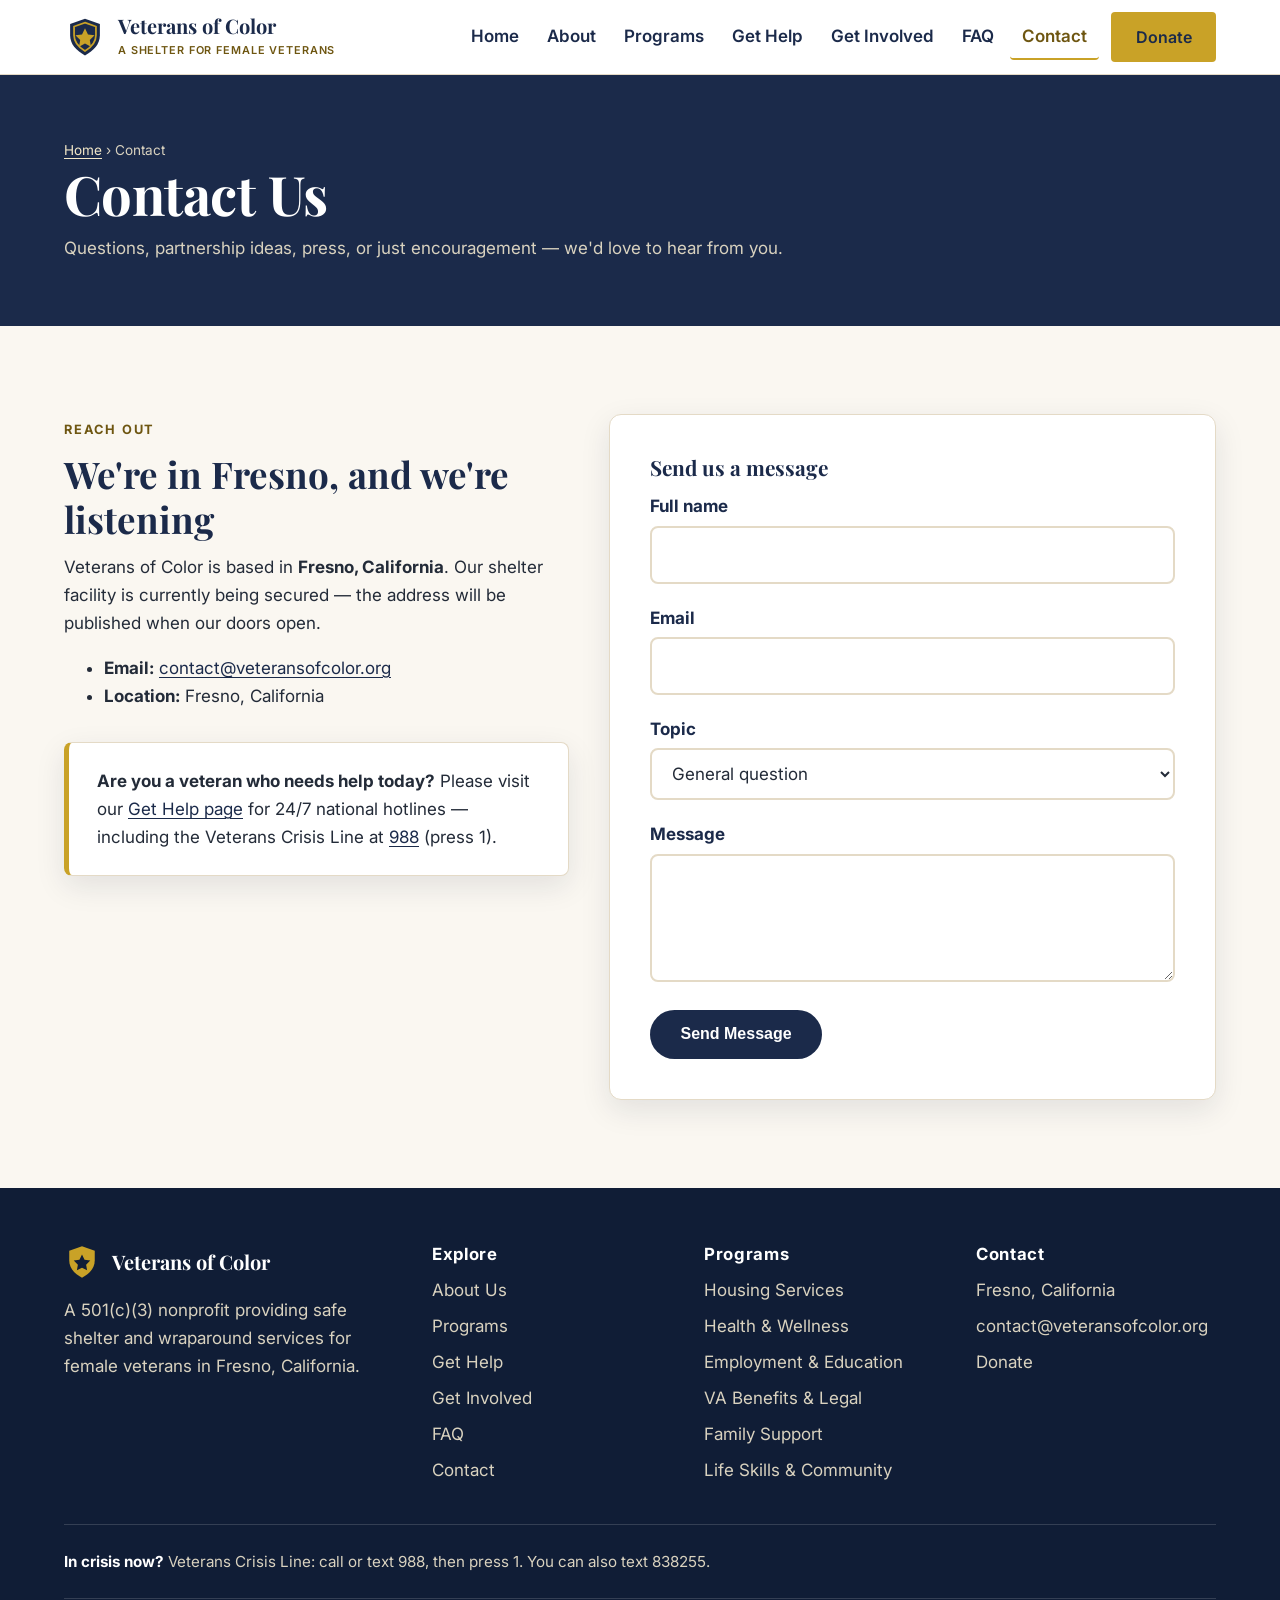
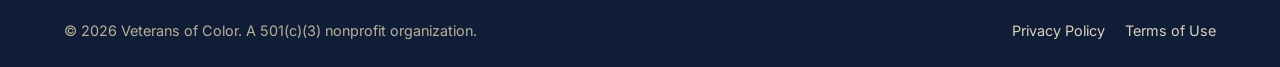
<file: contact.html>
<!DOCTYPE html>
<html lang="en">
<head>
  <meta charset="utf-8">
  <meta name="viewport" content="width=device-width, initial-scale=1">
  <title>Contact Us — Veterans of Color | Fresno, CA</title>
  <meta name="description" content="Contact Veterans of Color in Fresno, California — questions about our shelter, donations, volunteering, partnerships, or resident notifications.">
  <link rel="canonical" href="https://www.veteransofcolor.org/contact.html">
  <meta property="og:type" content="website">
  <meta property="og:site_name" content="Veterans of Color">
  <meta property="og:title" content="Contact Us — Veterans of Color">
  <meta property="og:description" content="Reach out to Veterans of Color in Fresno, California.">
  <meta property="og:url" content="https://www.veteransofcolor.org/contact.html">
  <meta property="og:image" content="https://www.veteransofcolor.org/assets/img/hero.jpg">
  <meta name="twitter:card" content="summary_large_image">
  <meta name="twitter:title" content="Contact Us — Veterans of Color">
  <meta name="twitter:description" content="Reach out to Veterans of Color in Fresno, California.">
  <meta name="twitter:image" content="https://www.veteransofcolor.org/assets/img/hero.jpg">
  <link rel="preconnect" href="https://fonts.googleapis.com">
  <link rel="preconnect" href="https://fonts.gstatic.com" crossorigin>
  <link href="https://fonts.googleapis.com/css2?family=Inter:wght@400;600;700;800&family=Playfair+Display:wght@600;700&display=swap" rel="stylesheet">
  <link rel="stylesheet" href="assets/css/styles.css">
  <link rel="icon" href="data:image/svg+xml,%3Csvg xmlns='http://www.w3.org/2000/svg' viewBox='0 0 48 48'%3E%3Cpath d='M24 3 L41 9 v13 c0 10.5-7.2 17.6-17 23 C14.2 39.6 7 32.5 7 22 V9 Z' fill='%231b2a4a'/%3E%3Cpath d='M24 14 l3.4 7 7.6 1.1 -5.5 5.4 1.3 7.6 -6.8-3.6 -6.8 3.6 1.3-7.6 -5.5-5.4 7.6-1.1 Z' fill='%23c9a227'/%3E%3C/svg%3E">
</head>
<body>
  <a class="skip-link" href="#main">Skip to main content</a>

  <header class="site-header">
    <div class="container header-inner">
      <a class="brand" href="index.html" aria-label="Veterans of Color — home">
        <svg width="42" height="42" viewBox="0 0 48 48" aria-hidden="true" focusable="false">
          <path d="M24 3 L41 9 v13 c0 10.5-7.2 17.6-17 23 C14.2 39.6 7 32.5 7 22 V9 Z" fill="#1b2a4a"/>
          <path d="M24 7.5 L36.5 12 V22 c0 8.2-5.4 13.8-12.5 18 C17 35.8 11.5 30.2 11.5 22 V12 Z" fill="none" stroke="#c9a227" stroke-width="2"/>
          <path d="M24 14 l3.4 7 7.6 1.1 -5.5 5.4 1.3 7.6 -6.8-3.6 -6.8 3.6 1.3-7.6 -5.5-5.4 7.6-1.1 Z" fill="#c9a227"/>
        </svg>
        <span>
          <span class="brand-name">Veterans of Color</span>
          <span class="brand-tag">A Shelter for Female Veterans</span>
        </span>
      </a>
      <button class="nav-toggle" aria-expanded="false" aria-controls="site-nav">
        <span class="visually-hidden">Menu</span>
        <svg class="icon-open" viewBox="0 0 24 24" fill="none" stroke="currentColor" stroke-width="2.4" stroke-linecap="round" aria-hidden="true"><path d="M4 7h16M4 12h16M4 17h16"/></svg>
        <svg class="icon-close" viewBox="0 0 24 24" fill="none" stroke="currentColor" stroke-width="2.4" stroke-linecap="round" aria-hidden="true" hidden><path d="M6 6l12 12M18 6L6 18"/></svg>
      </button>
      <nav class="site-nav" id="site-nav" aria-label="Primary">
        <ul>
          <li><a href="index.html">Home</a></li>
          <li><a href="about.html">About</a></li>
          <li><a href="programs.html">Programs</a></li>
          <li><a href="get-help.html">Get Help</a></li>
          <li><a href="get-involved.html">Get Involved</a></li>
          <li><a href="faq.html">FAQ</a></li>
          <li><a href="contact.html" aria-current="page">Contact</a></li>
          <li><a class="btn btn--gold" href="get-involved.html#donate">Donate</a></li>
        </ul>
      </nav>
    </div>
  </header>

  <main id="main">
    <div class="page-hero">
      <div class="container">
        <p class="breadcrumb"><a href="index.html">Home</a> &rsaquo; Contact</p>
        <h1>Contact Us</h1>
        <p>Questions, partnership ideas, press, or just encouragement — we'd love to hear from you.</p>
      </div>
    </div>

    <section class="section" aria-labelledby="contact-heading">
      <div class="container two-col-form">
        <div>
          <span class="eyebrow">Reach Out</span>
          <h2 id="contact-heading">We're in Fresno, and we're listening</h2>
          <p>Veterans of Color is based in <strong>Fresno, California</strong>. Our shelter facility is currently being secured — the address will be published when our doors open.</p>
          <ul>
            <li><strong>Email:</strong> <a href="mailto:contact@veteransofcolor.org">contact@veteransofcolor.org</a></li>
            <li><strong>Location:</strong> Fresno, California</li>
          </ul>
          <div class="callout">
            <p style="margin-bottom:0;"><strong>Are you a veteran who needs help today?</strong> Please visit our <a href="get-help.html">Get Help page</a> for 24/7 national hotlines — including the Veterans Crisis Line at <a href="tel:988">988</a> (press 1).</p>
          </div>
        </div>
        <div class="form-card">
          <h3>Send us a message</h3>
          <form data-email-form="Contact" novalidate>
            <div class="field">
              <label for="contact-name">Full name</label>
              <input type="text" id="contact-name" name="name" required data-validate autocomplete="name">
              <p class="field-error-msg">Please enter your name.</p>
            </div>
            <div class="field">
              <label for="contact-email">Email</label>
              <input type="email" id="contact-email" name="email" required data-validate autocomplete="email">
              <p class="field-error-msg">Please enter a valid email address.</p>
            </div>
            <div class="field">
              <label for="contact-topic">Topic</label>
              <select id="contact-topic" name="topic">
                <option>General question</option>
                <option>Donations</option>
                <option>Volunteering</option>
                <option>Partnership</option>
                <option>Notify me when the shelter opens</option>
                <option>Press / media</option>
                <option>Other</option>
              </select>
            </div>
            <div class="field">
              <label for="contact-message">Message</label>
              <textarea id="contact-message" name="message" required data-validate></textarea>
              <p class="field-error-msg">Please enter your message.</p>
            </div>
            <input type="text" name="_honey" class="visually-hidden" tabindex="-1" autocomplete="off" aria-hidden="true">
            <button type="submit" class="btn btn--navy">Send Message</button>
            <div class="form-status" tabindex="-1"></div>
          </form>
        </div>
      </div>
    </section>
  </main>

  <footer class="site-footer">
    <div class="container">
      <div class="footer-grid">
        <div>
          <div class="footer-brand">
            <svg width="36" height="36" viewBox="0 0 48 48" aria-hidden="true" focusable="false">
              <path d="M24 3 L41 9 v13 c0 10.5-7.2 17.6-17 23 C14.2 39.6 7 32.5 7 22 V9 Z" fill="#c9a227"/>
              <path d="M24 14 l3.4 7 7.6 1.1 -5.5 5.4 1.3 7.6 -6.8-3.6 -6.8 3.6 1.3-7.6 -5.5-5.4 7.6-1.1 Z" fill="#101d36"/>
            </svg>
            <span class="brand-name">Veterans of Color</span>
          </div>
          <p>A 501(c)(3) nonprofit providing safe shelter and wraparound services for female veterans in Fresno, California.</p>
        </div>
        <div>
          <h2>Explore</h2>
          <ul>
            <li><a href="about.html">About Us</a></li>
            <li><a href="programs.html">Programs</a></li>
            <li><a href="get-help.html">Get Help</a></li>
            <li><a href="get-involved.html">Get Involved</a></li>
            <li><a href="faq.html">FAQ</a></li>
            <li><a href="contact.html">Contact</a></li>
          </ul>
        </div>
        <div>
          <h2>Programs</h2>
          <ul>
            <li><a href="programs.html#housing">Housing Services</a></li>
            <li><a href="programs.html#health">Health &amp; Wellness</a></li>
            <li><a href="programs.html#employment">Employment &amp; Education</a></li>
            <li><a href="programs.html#benefits">VA Benefits &amp; Legal</a></li>
            <li><a href="programs.html#family">Family Support</a></li>
            <li><a href="programs.html#community">Life Skills &amp; Community</a></li>
          </ul>
        </div>
        <div>
          <h2>Contact</h2>
          <ul>
            <li>Fresno, California</li>
            <li><a href="mailto:contact@veteransofcolor.org">contact@veteransofcolor.org</a></li>
            <li><a href="get-involved.html#donate">Donate</a></li>
          </ul>
        </div>
      </div>
      <div class="footer-hotline">
        <strong>In crisis now?</strong> Veterans Crisis Line: call or text <a href="tel:988">988</a>, then press 1. You can also text <a href="sms:838255">838255</a>.
      </div>
      <div class="footer-legal">
        <span>&copy; <span data-year>2026</span> Veterans of Color. A 501(c)(3) nonprofit organization.</span>
        <nav aria-label="Legal">
          <ul>
            <li><a href="privacy.html">Privacy Policy</a></li>
            <li><a href="terms.html">Terms of Use</a></li>
          </ul>
        </nav>
      </div>
    </div>
  </footer>

  <script src="assets/js/main.js" defer></script>
  <script src="assets/js/forms.js" defer></script>
</body>
</html>
</file>
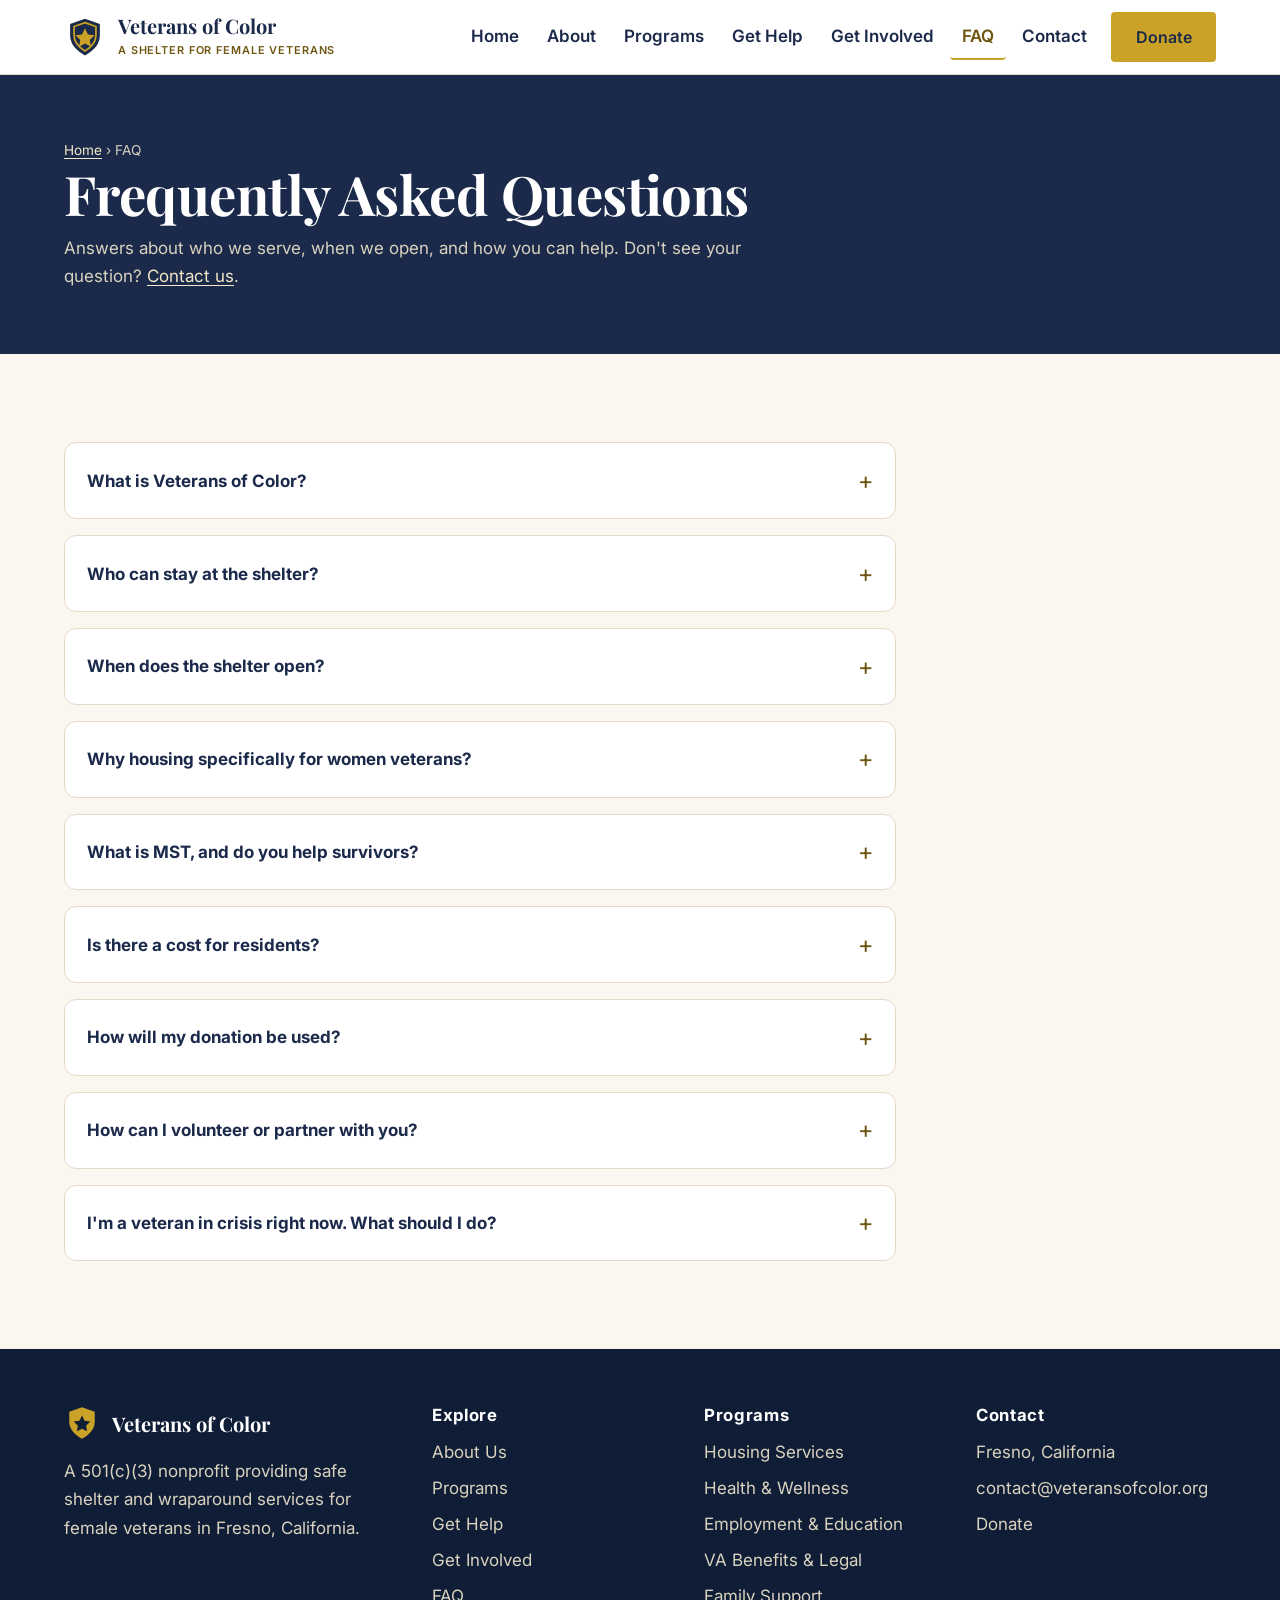
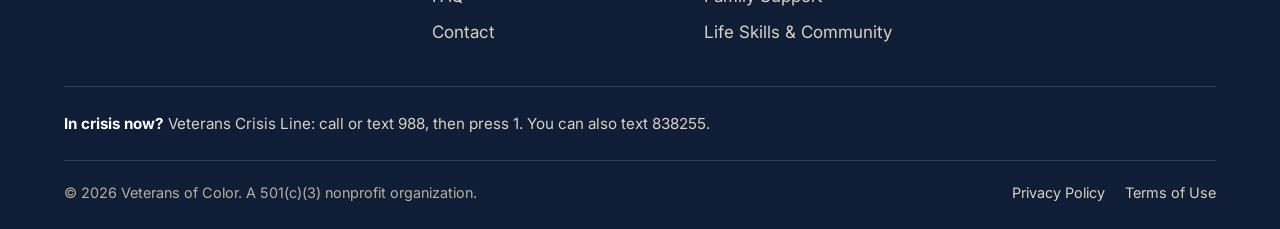
<file: faq.html>
<!DOCTYPE html>
<html lang="en">
<head>
  <meta charset="utf-8">
  <meta name="viewport" content="width=device-width, initial-scale=1">
  <title>Frequently Asked Questions — Veterans of Color</title>
  <meta name="description" content="Answers about Veterans of Color: who we serve, when our Fresno shelter opens, why gender-specific veteran housing matters, MST support, donations, and volunteering.">
  <link rel="canonical" href="https://www.veteransofcolor.org/faq.html">
  <meta property="og:type" content="website">
  <meta property="og:site_name" content="Veterans of Color">
  <meta property="og:title" content="Frequently Asked Questions — Veterans of Color">
  <meta property="og:description" content="Who we serve, when we open, why women-specific veteran housing matters, and how to help.">
  <meta property="og:url" content="https://www.veteransofcolor.org/faq.html">
  <meta property="og:image" content="https://www.veteransofcolor.org/assets/img/hero.jpg">
  <meta name="twitter:card" content="summary_large_image">
  <meta name="twitter:title" content="Frequently Asked Questions — Veterans of Color">
  <meta name="twitter:description" content="Who we serve, when we open, why women-specific veteran housing matters, and how to help.">
  <meta name="twitter:image" content="https://www.veteransofcolor.org/assets/img/hero.jpg">
  <link rel="preconnect" href="https://fonts.googleapis.com">
  <link rel="preconnect" href="https://fonts.gstatic.com" crossorigin>
  <link href="https://fonts.googleapis.com/css2?family=Inter:wght@400;600;700;800&family=Playfair+Display:wght@600;700&display=swap" rel="stylesheet">
  <link rel="stylesheet" href="assets/css/styles.css">
  <link rel="icon" href="data:image/svg+xml,%3Csvg xmlns='http://www.w3.org/2000/svg' viewBox='0 0 48 48'%3E%3Cpath d='M24 3 L41 9 v13 c0 10.5-7.2 17.6-17 23 C14.2 39.6 7 32.5 7 22 V9 Z' fill='%231b2a4a'/%3E%3Cpath d='M24 14 l3.4 7 7.6 1.1 -5.5 5.4 1.3 7.6 -6.8-3.6 -6.8 3.6 1.3-7.6 -5.5-5.4 7.6-1.1 Z' fill='%23c9a227'/%3E%3C/svg%3E">
</head>
<body>
  <a class="skip-link" href="#main">Skip to main content</a>

  <header class="site-header">
    <div class="container header-inner">
      <a class="brand" href="index.html" aria-label="Veterans of Color — home">
        <svg width="42" height="42" viewBox="0 0 48 48" aria-hidden="true" focusable="false">
          <path d="M24 3 L41 9 v13 c0 10.5-7.2 17.6-17 23 C14.2 39.6 7 32.5 7 22 V9 Z" fill="#1b2a4a"/>
          <path d="M24 7.5 L36.5 12 V22 c0 8.2-5.4 13.8-12.5 18 C17 35.8 11.5 30.2 11.5 22 V12 Z" fill="none" stroke="#c9a227" stroke-width="2"/>
          <path d="M24 14 l3.4 7 7.6 1.1 -5.5 5.4 1.3 7.6 -6.8-3.6 -6.8 3.6 1.3-7.6 -5.5-5.4 7.6-1.1 Z" fill="#c9a227"/>
        </svg>
        <span>
          <span class="brand-name">Veterans of Color</span>
          <span class="brand-tag">A Shelter for Female Veterans</span>
        </span>
      </a>
      <button class="nav-toggle" aria-expanded="false" aria-controls="site-nav">
        <span class="visually-hidden">Menu</span>
        <svg class="icon-open" viewBox="0 0 24 24" fill="none" stroke="currentColor" stroke-width="2.4" stroke-linecap="round" aria-hidden="true"><path d="M4 7h16M4 12h16M4 17h16"/></svg>
        <svg class="icon-close" viewBox="0 0 24 24" fill="none" stroke="currentColor" stroke-width="2.4" stroke-linecap="round" aria-hidden="true" hidden><path d="M6 6l12 12M18 6L6 18"/></svg>
      </button>
      <nav class="site-nav" id="site-nav" aria-label="Primary">
        <ul>
          <li><a href="index.html">Home</a></li>
          <li><a href="about.html">About</a></li>
          <li><a href="programs.html">Programs</a></li>
          <li><a href="get-help.html">Get Help</a></li>
          <li><a href="get-involved.html">Get Involved</a></li>
          <li><a href="faq.html" aria-current="page">FAQ</a></li>
          <li><a href="contact.html">Contact</a></li>
          <li><a class="btn btn--gold" href="get-involved.html#donate">Donate</a></li>
        </ul>
      </nav>
    </div>
  </header>

  <main id="main">
    <div class="page-hero">
      <div class="container">
        <p class="breadcrumb"><a href="index.html">Home</a> &rsaquo; FAQ</p>
        <h1>Frequently Asked Questions</h1>
        <p>Answers about who we serve, when we open, and how you can help. Don't see your question? <a href="contact.html" style="color:var(--gold-soft);">Contact us</a>.</p>
      </div>
    </div>

    <section class="section" aria-labelledby="faq-heading">
      <div class="container">
        <h2 id="faq-heading" class="visually-hidden">Questions and answers</h2>
        <div class="faq-list">

          <details>
            <summary>What is Veterans of Color?</summary>
            <div class="faq-body">
              <p>Veterans of Color is a 501(c)(3) nonprofit organization building a comprehensive shelter and transitional housing program for female veterans experiencing homelessness or housing instability in Fresno, California. We combine safe housing with wraparound services — health and trauma-informed care, employment and education support, VA benefits help, family support, and peer community — so women veterans can transition to stable, independent living.</p>
            </div>
          </details>

          <details>
            <summary>Who can stay at the shelter?</summary>
            <div class="faq-body">
              <p>Our program is designed for female veterans ages 25–55 who are experiencing homelessness, with priority for women in immediate housing crisis or at risk of losing housing. We serve Fresno and California's Central Valley, with an emphasis on women of color. All services are free to residents.</p>
            </div>
          </details>

          <details>
            <summary>When does the shelter open?</summary>
            <div class="faq-body">
              <p>We are live as an organization and currently in our building stages — actively securing our 30-bed Fresno facility, assembling our team, and formalizing partnerships with the VA and community providers. Our grand opening will be announced here and to our supporters. <a href="contact.html">Join our contact list</a> to be notified, or <a href="get-involved.html#donate">make a founding pledge</a> to help us open sooner.</p>
            </div>
          </details>

          <details>
            <summary>Why housing specifically for women veterans?</summary>
            <div class="faq-body">
              <p>Women are the fastest-growing segment of the veteran homeless population, and female veterans become homeless at two to four times the rate of civilian women. Yet gender-specific veteran housing remains critically scarce. Women veterans face distinct challenges — including high rates of military sexual trauma, single parenthood, and the need for safe, women-centered environments — that mixed-gender programs often aren't designed to address. A home built for women veterans, by people who understand their experience, produces better outcomes.</p>
            </div>
          </details>

          <details>
            <summary>What is MST, and do you help survivors?</summary>
            <div class="faq-body">
              <p>MST — military sexual trauma — is the term the VA and Department of Defense use for sexual assault or harassment experienced during military service. Research cited in our planning shows more than half of homeless female veterans have experienced MST. Yes: trauma-informed PTSD and MST care is a core part of our Health &amp; Wellness program, delivered by trained, culturally competent counselors in a safe, women-only environment.</p>
            </div>
          </details>

          <details>
            <summary>Is there a cost for residents?</summary>
            <div class="faq-body">
              <p>No. Every service at Veterans of Color — housing, counseling, job training, benefits help, childcare, and community programs — is completely free to the women we serve. As a nonprofit, we are funded by government and foundation grants, corporate sponsors, and individual donors.</p>
            </div>
          </details>

          <details>
            <summary>How will my donation be used?</summary>
            <div class="faq-body">
              <p>Right now, founding donations go directly toward securing and preparing our Fresno facility and launching services — the beds, the counseling rooms, the staff who will welcome our first residents. Our Year-One operating plan directs the majority of funding to personnel and programs. As a 501(c)(3) nonprofit, your gift is tax-deductible to the extent allowed by law, and we are committed to transparent reporting on outcomes.</p>
            </div>
          </details>

          <details>
            <summary>How can I volunteer or partner with you?</summary>
            <div class="faq-body">
              <p>We'd love to have you. Volunteers help with facility preparation, mentorship, professional services (legal, medical, trades, tech, marketing), childcare, and events — <a href="get-involved.html#volunteer">tell us your interests here</a>. Employers, landlords, healthcare providers, and service organizations can join our partner network — <a href="get-involved.html#partner">learn more about partnering</a> or <a href="contact.html">contact us</a> to start the conversation.</p>
            </div>
          </details>

          <details>
            <summary>I'm a veteran in crisis right now. What should I do?</summary>
            <div class="faq-body">
              <p>Please don't wait for our doors to open — help is available right now, 24/7, free and confidential: call or text the <strong>Veterans Crisis Line at <a href="tel:988">988</a></strong>, then press 1 (or text <a href="sms:838255">838255</a>). For housing help specifically, call the National Call Center for Homeless Veterans at <a href="tel:18774243838">1-877-4AID-VET</a>. See our <a href="get-help.html">Get Help page</a> for more resources.</p>
            </div>
          </details>

        </div>
      </div>
    </section>
  </main>

  <footer class="site-footer">
    <div class="container">
      <div class="footer-grid">
        <div>
          <div class="footer-brand">
            <svg width="36" height="36" viewBox="0 0 48 48" aria-hidden="true" focusable="false">
              <path d="M24 3 L41 9 v13 c0 10.5-7.2 17.6-17 23 C14.2 39.6 7 32.5 7 22 V9 Z" fill="#c9a227"/>
              <path d="M24 14 l3.4 7 7.6 1.1 -5.5 5.4 1.3 7.6 -6.8-3.6 -6.8 3.6 1.3-7.6 -5.5-5.4 7.6-1.1 Z" fill="#101d36"/>
            </svg>
            <span class="brand-name">Veterans of Color</span>
          </div>
          <p>A 501(c)(3) nonprofit providing safe shelter and wraparound services for female veterans in Fresno, California.</p>
        </div>
        <div>
          <h2>Explore</h2>
          <ul>
            <li><a href="about.html">About Us</a></li>
            <li><a href="programs.html">Programs</a></li>
            <li><a href="get-help.html">Get Help</a></li>
            <li><a href="get-involved.html">Get Involved</a></li>
            <li><a href="faq.html">FAQ</a></li>
            <li><a href="contact.html">Contact</a></li>
          </ul>
        </div>
        <div>
          <h2>Programs</h2>
          <ul>
            <li><a href="programs.html#housing">Housing Services</a></li>
            <li><a href="programs.html#health">Health &amp; Wellness</a></li>
            <li><a href="programs.html#employment">Employment &amp; Education</a></li>
            <li><a href="programs.html#benefits">VA Benefits &amp; Legal</a></li>
            <li><a href="programs.html#family">Family Support</a></li>
            <li><a href="programs.html#community">Life Skills &amp; Community</a></li>
          </ul>
        </div>
        <div>
          <h2>Contact</h2>
          <ul>
            <li>Fresno, California</li>
            <li><a href="mailto:contact@veteransofcolor.org">contact@veteransofcolor.org</a></li>
            <li><a href="get-involved.html#donate">Donate</a></li>
          </ul>
        </div>
      </div>
      <div class="footer-hotline">
        <strong>In crisis now?</strong> Veterans Crisis Line: call or text <a href="tel:988">988</a>, then press 1. You can also text <a href="sms:838255">838255</a>.
      </div>
      <div class="footer-legal">
        <span>&copy; <span data-year>2026</span> Veterans of Color. A 501(c)(3) nonprofit organization.</span>
        <nav aria-label="Legal">
          <ul>
            <li><a href="privacy.html">Privacy Policy</a></li>
            <li><a href="terms.html">Terms of Use</a></li>
          </ul>
        </nav>
      </div>
    </div>
  </footer>

  <script src="assets/js/main.js" defer></script>
</body>
</html>
</file>
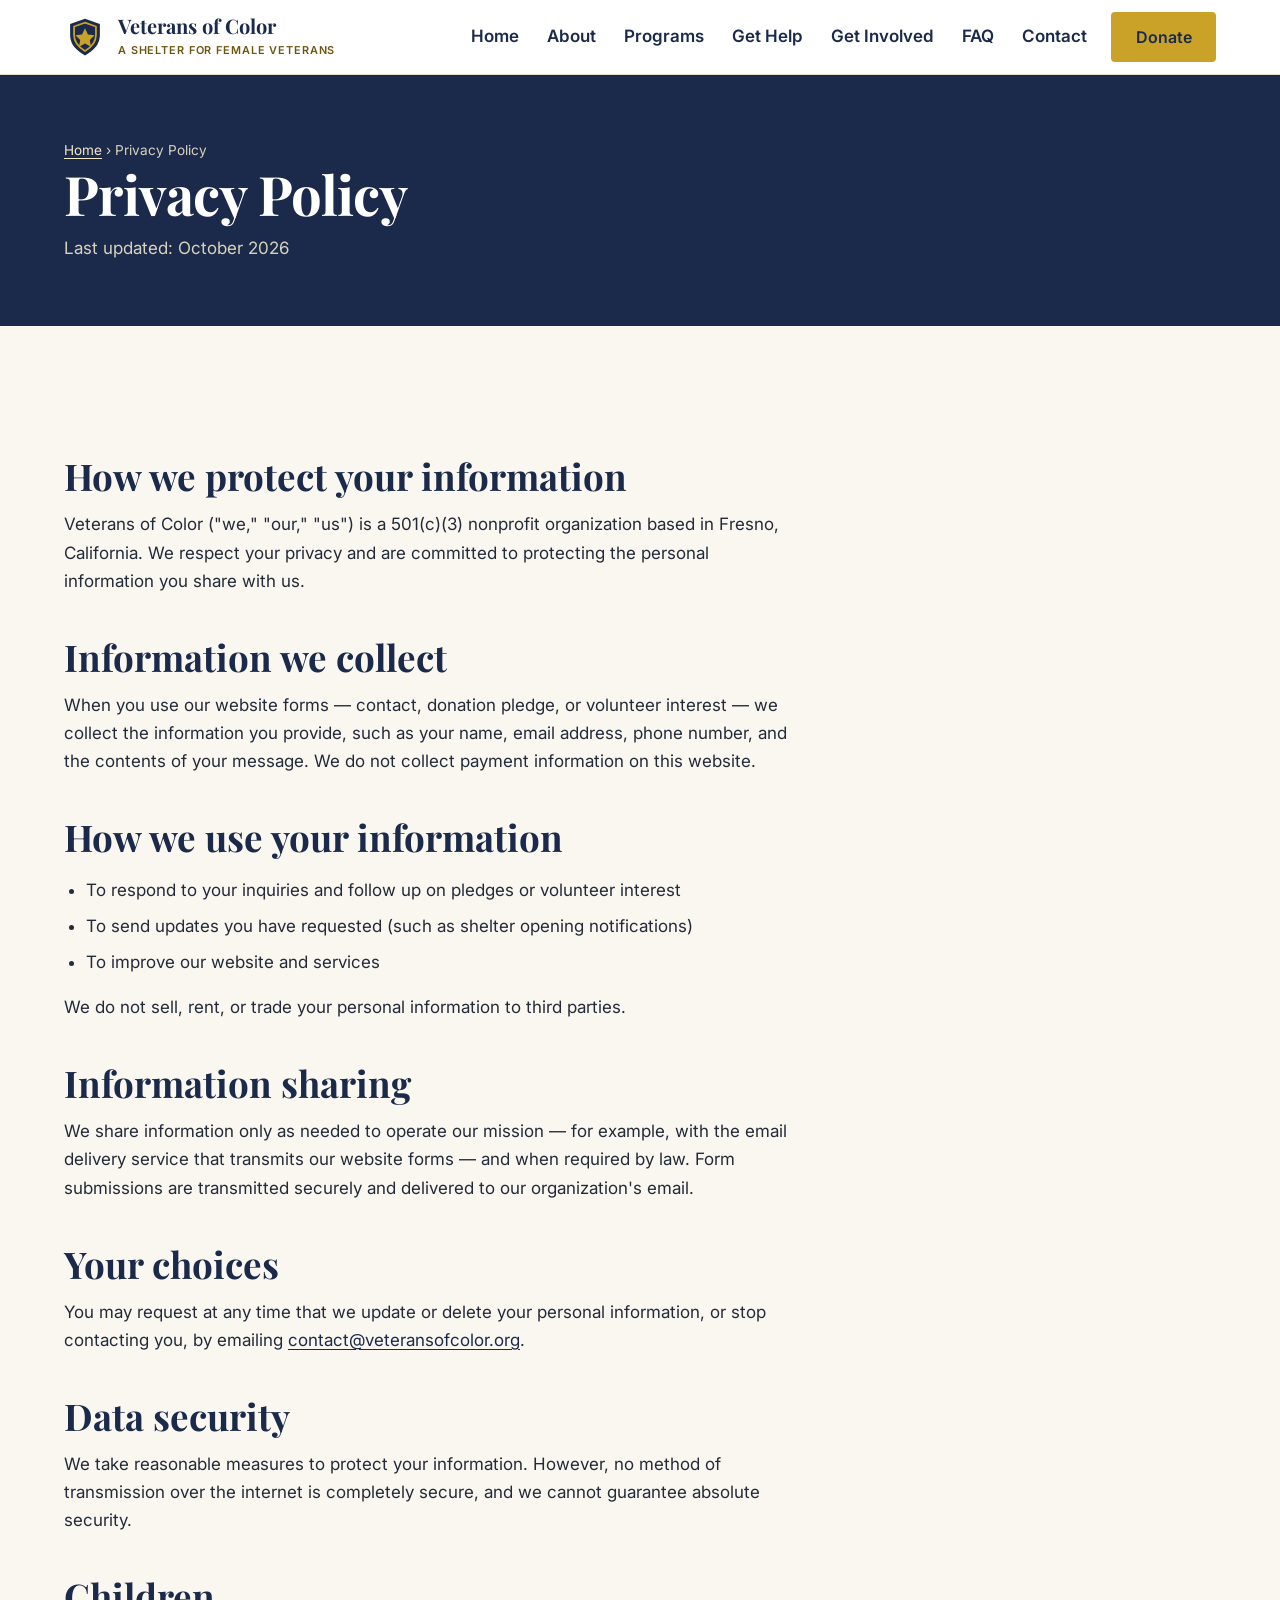
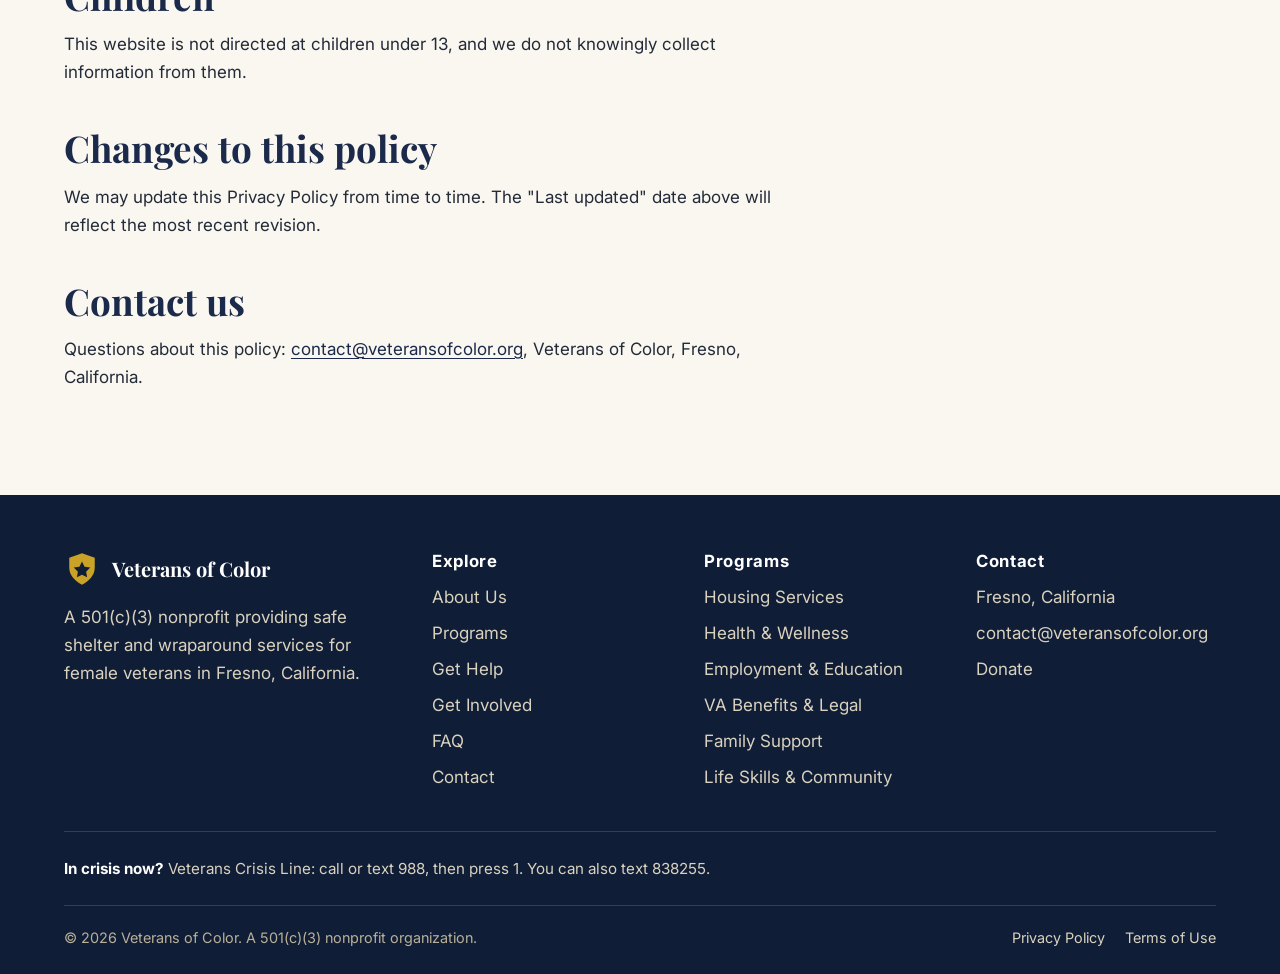
<file: privacy.html>
<!DOCTYPE html>
<html lang="en">
<head>
  <meta charset="utf-8">
  <meta name="viewport" content="width=device-width, initial-scale=1">
  <title>Privacy Policy — Veterans of Color</title>
  <meta name="description" content="Privacy Policy for Veterans of Color: how we collect, use, and protect your personal information.">
  <link rel="canonical" href="https://www.veteransofcolor.org/privacy.html">
  <meta name="robots" content="noindex, follow">
  <link rel="preconnect" href="https://fonts.googleapis.com">
  <link rel="preconnect" href="https://fonts.gstatic.com" crossorigin>
  <link href="https://fonts.googleapis.com/css2?family=Inter:wght@400;600;700;800&family=Playfair+Display:wght@600;700&display=swap" rel="stylesheet">
  <link rel="stylesheet" href="assets/css/styles.css">
  <link rel="icon" href="data:image/svg+xml,%3Csvg xmlns='http://www.w3.org/2000/svg' viewBox='0 0 48 48'%3E%3Cpath d='M24 3 L41 9 v13 c0 10.5-7.2 17.6-17 23 C14.2 39.6 7 32.5 7 22 V9 Z' fill='%231b2a4a'/%3E%3Cpath d='M24 14 l3.4 7 7.6 1.1 -5.5 5.4 1.3 7.6 -6.8-3.6 -6.8 3.6 1.3-7.6 -5.5-5.4 7.6-1.1 Z' fill='%23c9a227'/%3E%3C/svg%3E">
</head>
<body>
  <a class="skip-link" href="#main">Skip to main content</a>

  <header class="site-header">
    <div class="container header-inner">
      <a class="brand" href="index.html" aria-label="Veterans of Color — home">
        <svg width="42" height="42" viewBox="0 0 48 48" aria-hidden="true" focusable="false">
          <path d="M24 3 L41 9 v13 c0 10.5-7.2 17.6-17 23 C14.2 39.6 7 32.5 7 22 V9 Z" fill="#1b2a4a"/>
          <path d="M24 7.5 L36.5 12 V22 c0 8.2-5.4 13.8-12.5 18 C17 35.8 11.5 30.2 11.5 22 V12 Z" fill="none" stroke="#c9a227" stroke-width="2"/>
          <path d="M24 14 l3.4 7 7.6 1.1 -5.5 5.4 1.3 7.6 -6.8-3.6 -6.8 3.6 1.3-7.6 -5.5-5.4 7.6-1.1 Z" fill="#c9a227"/>
        </svg>
        <span>
          <span class="brand-name">Veterans of Color</span>
          <span class="brand-tag">A Shelter for Female Veterans</span>
        </span>
      </a>
      <button class="nav-toggle" aria-expanded="false" aria-controls="site-nav">
        <span class="visually-hidden">Menu</span>
        <svg class="icon-open" viewBox="0 0 24 24" fill="none" stroke="currentColor" stroke-width="2.4" stroke-linecap="round" aria-hidden="true"><path d="M4 7h16M4 12h16M4 17h16"/></svg>
        <svg class="icon-close" viewBox="0 0 24 24" fill="none" stroke="currentColor" stroke-width="2.4" stroke-linecap="round" aria-hidden="true" hidden><path d="M6 6l12 12M18 6L6 18"/></svg>
      </button>
      <nav class="site-nav" id="site-nav" aria-label="Primary">
        <ul>
          <li><a href="index.html">Home</a></li>
          <li><a href="about.html">About</a></li>
          <li><a href="programs.html">Programs</a></li>
          <li><a href="get-help.html">Get Help</a></li>
          <li><a href="get-involved.html">Get Involved</a></li>
          <li><a href="faq.html">FAQ</a></li>
          <li><a href="contact.html">Contact</a></li>
          <li><a class="btn btn--gold" href="get-involved.html#donate">Donate</a></li>
        </ul>
      </nav>
    </div>
  </header>

  <main id="main">
    <div class="page-hero">
      <div class="container">
        <p class="breadcrumb"><a href="index.html">Home</a> &rsaquo; Privacy Policy</p>
        <h1>Privacy Policy</h1>
        <p>Last updated: October 2026</p>
      </div>
    </div>

    <section class="section" aria-labelledby="privacy-heading">
      <div class="container">
        <div class="prose">
          <h2 id="privacy-heading">How we protect your information</h2>
          <p>Veterans of Color ("we," "our," "us") is a 501(c)(3) nonprofit organization based in Fresno, California. We respect your privacy and are committed to protecting the personal information you share with us.</p>

          <h2>Information we collect</h2>
          <p>When you use our website forms — contact, donation pledge, or volunteer interest — we collect the information you provide, such as your name, email address, phone number, and the contents of your message. We do not collect payment information on this website.</p>

          <h2>How we use your information</h2>
          <ul>
            <li>To respond to your inquiries and follow up on pledges or volunteer interest</li>
            <li>To send updates you have requested (such as shelter opening notifications)</li>
            <li>To improve our website and services</li>
          </ul>
          <p>We do not sell, rent, or trade your personal information to third parties.</p>

          <h2>Information sharing</h2>
          <p>We share information only as needed to operate our mission — for example, with the email delivery service that transmits our website forms — and when required by law. Form submissions are transmitted securely and delivered to our organization's email.</p>

          <h2>Your choices</h2>
          <p>You may request at any time that we update or delete your personal information, or stop contacting you, by emailing <a href="mailto:contact@veteransofcolor.org">contact@veteransofcolor.org</a>.</p>

          <h2>Data security</h2>
          <p>We take reasonable measures to protect your information. However, no method of transmission over the internet is completely secure, and we cannot guarantee absolute security.</p>

          <h2>Children</h2>
          <p>This website is not directed at children under 13, and we do not knowingly collect information from them.</p>

          <h2>Changes to this policy</h2>
          <p>We may update this Privacy Policy from time to time. The "Last updated" date above will reflect the most recent revision.</p>

          <h2>Contact us</h2>
          <p>Questions about this policy: <a href="mailto:contact@veteransofcolor.org">contact@veteransofcolor.org</a>, Veterans of Color, Fresno, California.</p>
        </div>
      </div>
    </section>
  </main>

  <footer class="site-footer">
    <div class="container">
      <div class="footer-grid">
        <div>
          <div class="footer-brand">
            <svg width="36" height="36" viewBox="0 0 48 48" aria-hidden="true" focusable="false">
              <path d="M24 3 L41 9 v13 c0 10.5-7.2 17.6-17 23 C14.2 39.6 7 32.5 7 22 V9 Z" fill="#c9a227"/>
              <path d="M24 14 l3.4 7 7.6 1.1 -5.5 5.4 1.3 7.6 -6.8-3.6 -6.8 3.6 1.3-7.6 -5.5-5.4 7.6-1.1 Z" fill="#101d36"/>
            </svg>
            <span class="brand-name">Veterans of Color</span>
          </div>
          <p>A 501(c)(3) nonprofit providing safe shelter and wraparound services for female veterans in Fresno, California.</p>
        </div>
        <div>
          <h2>Explore</h2>
          <ul>
            <li><a href="about.html">About Us</a></li>
            <li><a href="programs.html">Programs</a></li>
            <li><a href="get-help.html">Get Help</a></li>
            <li><a href="get-involved.html">Get Involved</a></li>
            <li><a href="faq.html">FAQ</a></li>
            <li><a href="contact.html">Contact</a></li>
          </ul>
        </div>
        <div>
          <h2>Programs</h2>
          <ul>
            <li><a href="programs.html#housing">Housing Services</a></li>
            <li><a href="programs.html#health">Health &amp; Wellness</a></li>
            <li><a href="programs.html#employment">Employment &amp; Education</a></li>
            <li><a href="programs.html#benefits">VA Benefits &amp; Legal</a></li>
            <li><a href="programs.html#family">Family Support</a></li>
            <li><a href="programs.html#community">Life Skills &amp; Community</a></li>
          </ul>
        </div>
        <div>
          <h2>Contact</h2>
          <ul>
            <li>Fresno, California</li>
            <li><a href="mailto:contact@veteransofcolor.org">contact@veteransofcolor.org</a></li>
            <li><a href="get-involved.html#donate">Donate</a></li>
          </ul>
        </div>
      </div>
      <div class="footer-hotline">
        <strong>In crisis now?</strong> Veterans Crisis Line: call or text <a href="tel:988">988</a>, then press 1. You can also text <a href="sms:838255">838255</a>.
      </div>
      <div class="footer-legal">
        <span>&copy; <span data-year>2026</span> Veterans of Color. A 501(c)(3) nonprofit organization.</span>
        <nav aria-label="Legal">
          <ul>
            <li><a href="privacy.html">Privacy Policy</a></li>
            <li><a href="terms.html">Terms of Use</a></li>
          </ul>
        </nav>
      </div>
    </div>
  </footer>

  <script src="assets/js/main.js" defer></script>
</body>
</html>
</file>
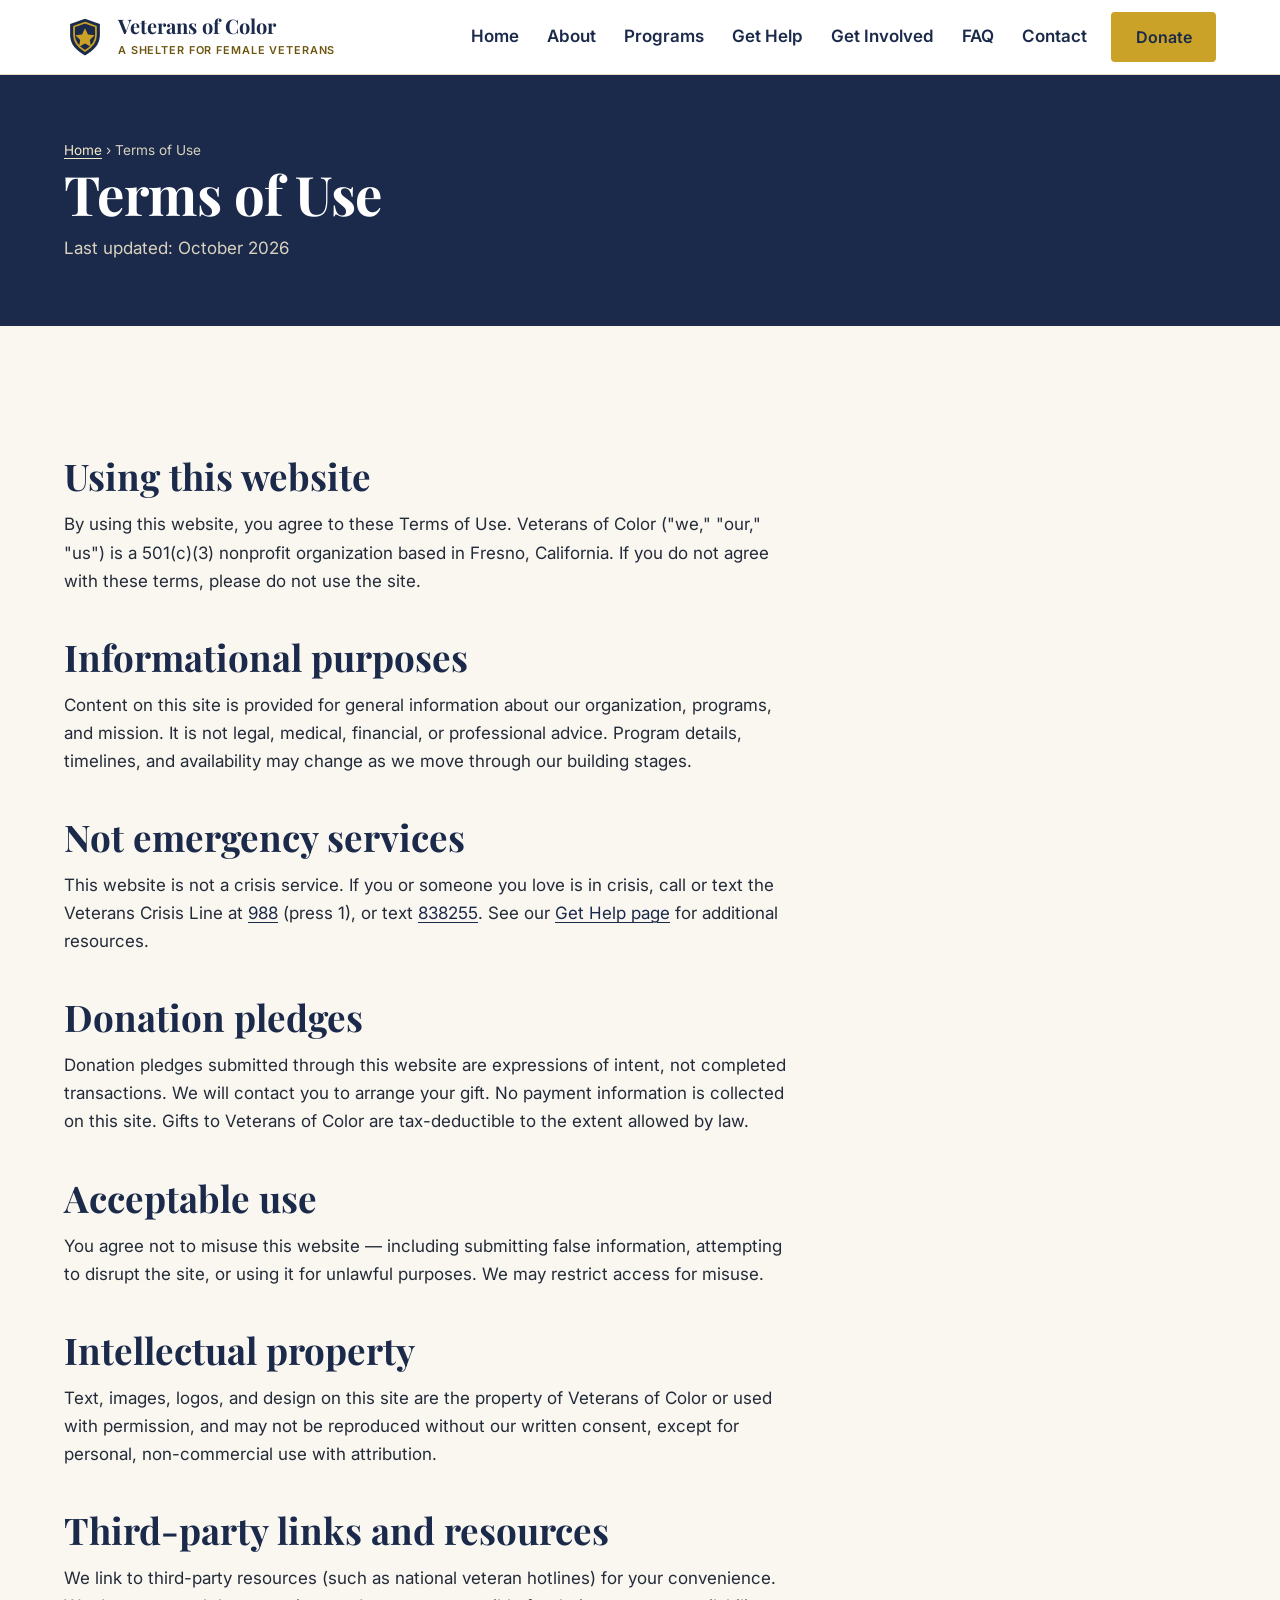
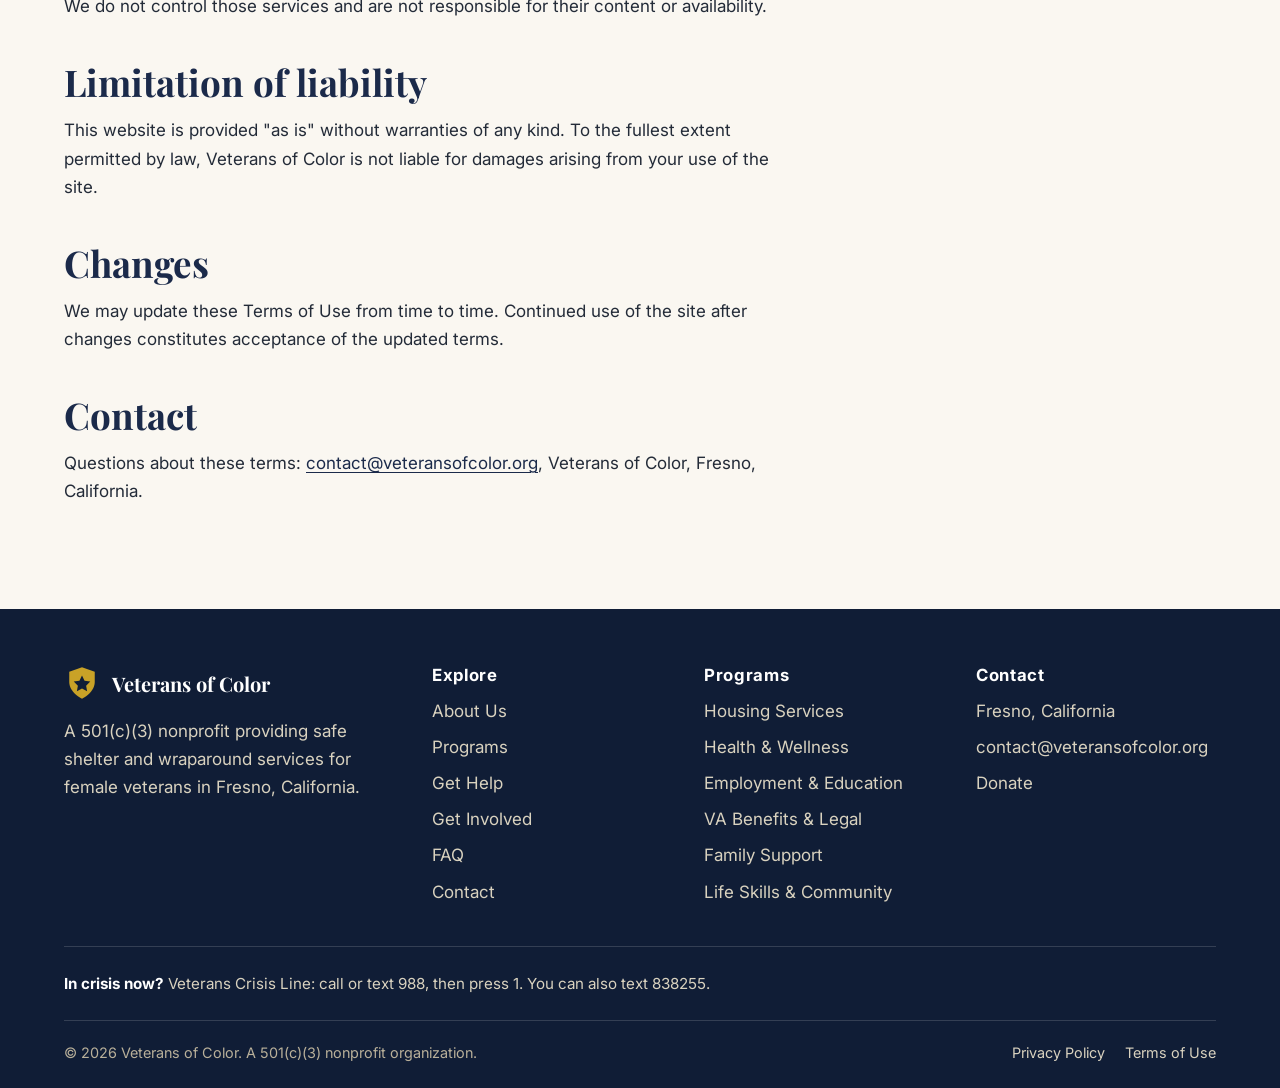
<file: terms.html>
<!DOCTYPE html>
<html lang="en">
<head>
  <meta charset="utf-8">
  <meta name="viewport" content="width=device-width, initial-scale=1">
  <title>Terms of Use — Veterans of Color</title>
  <meta name="description" content="Terms of Use for the Veterans of Color website.">
  <link rel="canonical" href="https://www.veteransofcolor.org/terms.html">
  <meta name="robots" content="noindex, follow">
  <link rel="preconnect" href="https://fonts.googleapis.com">
  <link rel="preconnect" href="https://fonts.gstatic.com" crossorigin>
  <link href="https://fonts.googleapis.com/css2?family=Inter:wght@400;600;700;800&family=Playfair+Display:wght@600;700&display=swap" rel="stylesheet">
  <link rel="stylesheet" href="assets/css/styles.css">
  <link rel="icon" href="data:image/svg+xml,%3Csvg xmlns='http://www.w3.org/2000/svg' viewBox='0 0 48 48'%3E%3Cpath d='M24 3 L41 9 v13 c0 10.5-7.2 17.6-17 23 C14.2 39.6 7 32.5 7 22 V9 Z' fill='%231b2a4a'/%3E%3Cpath d='M24 14 l3.4 7 7.6 1.1 -5.5 5.4 1.3 7.6 -6.8-3.6 -6.8 3.6 1.3-7.6 -5.5-5.4 7.6-1.1 Z' fill='%23c9a227'/%3E%3C/svg%3E">
</head>
<body>
  <a class="skip-link" href="#main">Skip to main content</a>

  <header class="site-header">
    <div class="container header-inner">
      <a class="brand" href="index.html" aria-label="Veterans of Color — home">
        <svg width="42" height="42" viewBox="0 0 48 48" aria-hidden="true" focusable="false">
          <path d="M24 3 L41 9 v13 c0 10.5-7.2 17.6-17 23 C14.2 39.6 7 32.5 7 22 V9 Z" fill="#1b2a4a"/>
          <path d="M24 7.5 L36.5 12 V22 c0 8.2-5.4 13.8-12.5 18 C17 35.8 11.5 30.2 11.5 22 V12 Z" fill="none" stroke="#c9a227" stroke-width="2"/>
          <path d="M24 14 l3.4 7 7.6 1.1 -5.5 5.4 1.3 7.6 -6.8-3.6 -6.8 3.6 1.3-7.6 -5.5-5.4 7.6-1.1 Z" fill="#c9a227"/>
        </svg>
        <span>
          <span class="brand-name">Veterans of Color</span>
          <span class="brand-tag">A Shelter for Female Veterans</span>
        </span>
      </a>
      <button class="nav-toggle" aria-expanded="false" aria-controls="site-nav">
        <span class="visually-hidden">Menu</span>
        <svg class="icon-open" viewBox="0 0 24 24" fill="none" stroke="currentColor" stroke-width="2.4" stroke-linecap="round" aria-hidden="true"><path d="M4 7h16M4 12h16M4 17h16"/></svg>
        <svg class="icon-close" viewBox="0 0 24 24" fill="none" stroke="currentColor" stroke-width="2.4" stroke-linecap="round" aria-hidden="true" hidden><path d="M6 6l12 12M18 6L6 18"/></svg>
      </button>
      <nav class="site-nav" id="site-nav" aria-label="Primary">
        <ul>
          <li><a href="index.html">Home</a></li>
          <li><a href="about.html">About</a></li>
          <li><a href="programs.html">Programs</a></li>
          <li><a href="get-help.html">Get Help</a></li>
          <li><a href="get-involved.html">Get Involved</a></li>
          <li><a href="faq.html">FAQ</a></li>
          <li><a href="contact.html">Contact</a></li>
          <li><a class="btn btn--gold" href="get-involved.html#donate">Donate</a></li>
        </ul>
      </nav>
    </div>
  </header>

  <main id="main">
    <div class="page-hero">
      <div class="container">
        <p class="breadcrumb"><a href="index.html">Home</a> &rsaquo; Terms of Use</p>
        <h1>Terms of Use</h1>
        <p>Last updated: October 2026</p>
      </div>
    </div>

    <section class="section" aria-labelledby="terms-heading">
      <div class="container">
        <div class="prose">
          <h2 id="terms-heading">Using this website</h2>
          <p>By using this website, you agree to these Terms of Use. Veterans of Color ("we," "our," "us") is a 501(c)(3) nonprofit organization based in Fresno, California. If you do not agree with these terms, please do not use the site.</p>

          <h2>Informational purposes</h2>
          <p>Content on this site is provided for general information about our organization, programs, and mission. It is not legal, medical, financial, or professional advice. Program details, timelines, and availability may change as we move through our building stages.</p>

          <h2>Not emergency services</h2>
          <p>This website is not a crisis service. If you or someone you love is in crisis, call or text the Veterans Crisis Line at <a href="tel:988">988</a> (press 1), or text <a href="sms:838255">838255</a>. See our <a href="get-help.html">Get Help page</a> for additional resources.</p>

          <h2>Donation pledges</h2>
          <p>Donation pledges submitted through this website are expressions of intent, not completed transactions. We will contact you to arrange your gift. No payment information is collected on this site. Gifts to Veterans of Color are tax-deductible to the extent allowed by law.</p>

          <h2>Acceptable use</h2>
          <p>You agree not to misuse this website — including submitting false information, attempting to disrupt the site, or using it for unlawful purposes. We may restrict access for misuse.</p>

          <h2>Intellectual property</h2>
          <p>Text, images, logos, and design on this site are the property of Veterans of Color or used with permission, and may not be reproduced without our written consent, except for personal, non-commercial use with attribution.</p>

          <h2>Third-party links and resources</h2>
          <p>We link to third-party resources (such as national veteran hotlines) for your convenience. We do not control those services and are not responsible for their content or availability.</p>

          <h2>Limitation of liability</h2>
          <p>This website is provided "as is" without warranties of any kind. To the fullest extent permitted by law, Veterans of Color is not liable for damages arising from your use of the site.</p>

          <h2>Changes</h2>
          <p>We may update these Terms of Use from time to time. Continued use of the site after changes constitutes acceptance of the updated terms.</p>

          <h2>Contact</h2>
          <p>Questions about these terms: <a href="mailto:contact@veteransofcolor.org">contact@veteransofcolor.org</a>, Veterans of Color, Fresno, California.</p>
        </div>
      </div>
    </section>
  </main>

  <footer class="site-footer">
    <div class="container">
      <div class="footer-grid">
        <div>
          <div class="footer-brand">
            <svg width="36" height="36" viewBox="0 0 48 48" aria-hidden="true" focusable="false">
              <path d="M24 3 L41 9 v13 c0 10.5-7.2 17.6-17 23 C14.2 39.6 7 32.5 7 22 V9 Z" fill="#c9a227"/>
              <path d="M24 14 l3.4 7 7.6 1.1 -5.5 5.4 1.3 7.6 -6.8-3.6 -6.8 3.6 1.3-7.6 -5.5-5.4 7.6-1.1 Z" fill="#101d36"/>
            </svg>
            <span class="brand-name">Veterans of Color</span>
          </div>
          <p>A 501(c)(3) nonprofit providing safe shelter and wraparound services for female veterans in Fresno, California.</p>
        </div>
        <div>
          <h2>Explore</h2>
          <ul>
            <li><a href="about.html">About Us</a></li>
            <li><a href="programs.html">Programs</a></li>
            <li><a href="get-help.html">Get Help</a></li>
            <li><a href="get-involved.html">Get Involved</a></li>
            <li><a href="faq.html">FAQ</a></li>
            <li><a href="contact.html">Contact</a></li>
          </ul>
        </div>
        <div>
          <h2>Programs</h2>
          <ul>
            <li><a href="programs.html#housing">Housing Services</a></li>
            <li><a href="programs.html#health">Health &amp; Wellness</a></li>
            <li><a href="programs.html#employment">Employment &amp; Education</a></li>
            <li><a href="programs.html#benefits">VA Benefits &amp; Legal</a></li>
            <li><a href="programs.html#family">Family Support</a></li>
            <li><a href="programs.html#community">Life Skills &amp; Community</a></li>
          </ul>
        </div>
        <div>
          <h2>Contact</h2>
          <ul>
            <li>Fresno, California</li>
            <li><a href="mailto:contact@veteransofcolor.org">contact@veteransofcolor.org</a></li>
            <li><a href="get-involved.html#donate">Donate</a></li>
          </ul>
        </div>
      </div>
      <div class="footer-hotline">
        <strong>In crisis now?</strong> Veterans Crisis Line: call or text <a href="tel:988">988</a>, then press 1. You can also text <a href="sms:838255">838255</a>.
      </div>
      <div class="footer-legal">
        <span>&copy; <span data-year>2026</span> Veterans of Color. A 501(c)(3) nonprofit organization.</span>
        <nav aria-label="Legal">
          <ul>
            <li><a href="privacy.html">Privacy Policy</a></li>
            <li><a href="terms.html">Terms of Use</a></li>
          </ul>
        </nav>
      </div>
    </div>
  </footer>

  <script src="assets/js/main.js" defer></script>
</body>
</html>
</file>
<file: assets/css/styles.css>
/* ============================================================
   Veterans of Color — design system
   Dignified navy / warm gold / soft warm neutrals.
   Serif display (Playfair Display) + clean sans (Inter).
   Mobile-first, WCAG 2.1 AA.
   ============================================================ */

:root {
  --navy: #1b2a4a;          /* primary brand */
  --navy-deep: #101d36;     /* hero overlay / footer */
  --navy-ink: #0d1730;
  --gold: #c9a227;          /* accent */
  --gold-deep: #6e5611;     /* hover / small-text accent (AA on cream and under white) */
  --gold-soft: #f3e8c8;     /* tinted backgrounds */
  --cream: #faf7f1;         /* page background */
  --paper: #ffffff;         /* card background */
  --ink: #232b38;           /* body text */
  --muted: #4f5a6b;         /* secondary text (AA on cream) */
  --line: #e4dac6;          /* hairlines */
  --focus: #2f6fed;         /* visible focus ring */
  --success: #1e7a3c;
  --error: #b3261e;
  --radius: 0.75rem;
  --shadow: 0 10px 30px rgba(16, 29, 54, 0.10);
  --font-display: "Playfair Display", Georgia, "Times New Roman", serif;
  --font-body: "Inter", -apple-system, BlinkMacSystemFont, "Segoe UI", Roboto, Helvetica, Arial, sans-serif;
  --max-w: 72rem;
}

/* ---------- base ---------- */
*, *::before, *::after { box-sizing: border-box; }

html { scroll-behavior: smooth; }

body {
  margin: 0;
  font-family: var(--font-body);
  font-size: 1.0625rem;
  line-height: 1.65;
  color: var(--ink);
  background: var(--cream);
  -webkit-font-smoothing: antialiased;
}

h1, h2, h3, h4 {
  font-family: var(--font-display);
  color: var(--navy);
  line-height: 1.2;
  margin: 0 0 0.75rem;
  font-weight: 700;
}

h1 { font-size: clamp(2.1rem, 5vw, 3.4rem); letter-spacing: -0.01em; }
h2 { font-size: clamp(1.6rem, 3.4vw, 2.3rem); }
h3 { font-size: 1.3rem; }

p { margin: 0 0 1rem; }

a { color: var(--navy); text-decoration-thickness: 1px; text-underline-offset: 3px; }
a:hover { color: var(--gold-deep); }

img { max-width: 100%; height: auto; display: block; }

/* ---------- accessibility helpers ---------- */
.skip-link {
  position: absolute; left: 1rem; top: -4rem; z-index: 200;
  background: var(--navy); color: #fff; padding: 0.75rem 1.25rem;
  border-radius: 0 0 0.5rem 0.5rem; text-decoration: none; font-weight: 600;
}
.skip-link:focus { top: 0; color: #fff; }

:focus-visible {
  outline: 3px solid var(--focus);
  outline-offset: 2px;
  border-radius: 2px;
}

.visually-hidden {
  position: absolute !important; width: 1px; height: 1px;
  margin: -1px; padding: 0; overflow: hidden;
  clip: rect(0 0 0 0); white-space: nowrap; border: 0;
}

/* ---------- layout ---------- */
.container { width: min(100% - 2.5rem, var(--max-w)); margin-inline: auto; }

.section { padding: clamp(3rem, 7vw, 5.5rem) 0; }
.section--tight { padding: clamp(2rem, 4vw, 3rem) 0; }
.section--dark { background: var(--navy); color: #f2ede1; }
.section--dark h2, .section--dark h3 { color: #fff; }
.section--dark a { color: var(--gold-soft); }
.section--gold-soft { background: #f6efdc; }
.section--paper { background: var(--paper); }

.eyebrow {
  display: inline-block;
  font-size: 0.8rem; font-weight: 700; letter-spacing: 0.14em;
  text-transform: uppercase; color: var(--gold-deep);
  margin-bottom: 0.75rem;
}
.section--dark .eyebrow { color: var(--gold); }

.lead { font-size: 1.2rem; color: var(--muted); max-width: 46rem; }
.section--dark .lead { color: #d9d2bf; }
.section-intro { max-width: 52rem; margin-bottom: 2.5rem; }

/* ---------- header / nav ---------- */
.site-header {
  background: var(--paper);
  border-bottom: 1px solid var(--line);
  position: sticky; top: 0; z-index: 100;
}
.header-inner {
  display: flex; align-items: center; justify-content: space-between;
  gap: 1rem; padding: 0.75rem 0;
}
.brand { display: flex; align-items: center; gap: 0.75rem; text-decoration: none; }
.brand-name {
  font-family: var(--font-display); font-weight: 700; font-size: 1.25rem;
  color: var(--navy); line-height: 1.15;
}
.brand-tag { display: block; font-family: var(--font-body); font-size: 0.68rem; font-weight: 600; letter-spacing: 0.08em; text-transform: uppercase; color: var(--gold-deep); }
.brand:hover .brand-name { color: var(--navy); }

.nav-toggle {
  display: inline-flex; align-items: center; justify-content: center;
  width: 2.75rem; height: 2.75rem;
  background: none; border: 2px solid var(--navy); border-radius: 0.5rem;
  color: var(--navy); cursor: pointer;
}
.nav-toggle svg { width: 1.4rem; height: 1.4rem; }

.site-nav { display: none; }
.site-nav.open { display: block; position: absolute; top: 100%; left: 0; right: 0; background: var(--paper); border-bottom: 1px solid var(--line); box-shadow: var(--shadow); }
.site-nav ul { list-style: none; margin: 0; padding: 0.5rem 1.25rem 1rem; display: grid; gap: 0.25rem; }
.site-nav a {
  display: block; padding: 0.6rem 0.25rem; text-decoration: none;
  font-weight: 600; color: var(--navy); border-bottom: 1px solid transparent;
}
.site-nav a:hover { color: var(--gold-deep); }
.site-nav a[aria-current="page"] { color: var(--gold-deep); border-bottom-color: var(--gold); }

/* ---------- buttons ---------- */
.btn {
  display: inline-block; padding: 0.85rem 1.75rem; border-radius: 999px;
  font-weight: 700; font-size: 1rem; text-decoration: none; text-align: center;
  border: 2px solid transparent; cursor: pointer; transition: transform 0.15s ease, background 0.15s ease;
}
.btn--gold { background: var(--gold); color: var(--navy-ink); }
.btn--gold:hover { background: var(--gold-deep); color: #fff; transform: translateY(-1px); }
.btn--navy { background: var(--navy); color: #fff; }
.btn--navy:hover { background: var(--navy-deep); color: #fff; transform: translateY(-1px); }
.btn--outline { background: transparent; border-color: #fff; color: #fff; }
.btn--outline:hover { background: rgba(255,255,255,0.12); color: #fff; }
.btn--outline-dark { background: transparent; border-color: var(--navy); color: var(--navy); }
.btn--outline-dark:hover { background: var(--navy); color: #fff; }
.btn-row { display: flex; flex-wrap: wrap; gap: 0.9rem; margin-top: 1.5rem; }

/* ---------- hero ---------- */
.hero {
  position: relative; color: #fff; overflow: hidden;
  background: var(--navy-deep);
}
.hero img.hero-bg {
  position: absolute; inset: 0; width: 100%; height: 100%;
  object-fit: cover; opacity: 0.55;
}
.hero::after {
  content: ""; position: absolute; inset: 0;
  background: linear-gradient(100deg, rgba(13,23,48,0.92) 20%, rgba(13,23,48,0.55) 60%, rgba(13,23,48,0.25) 100%);
}
.hero-inner { position: relative; z-index: 1; padding: clamp(4rem, 9vw, 7rem) 0; max-width: 44rem; }
.hero h1 { color: #fff; }
.hero .eyebrow { color: var(--gold); }
.hero p.lead { color: #e8e2d2; }
.hero-note {
  margin-top: 1.25rem; font-size: 0.95rem; color: #d9d2bf;
  border-left: 3px solid var(--gold); padding-left: 1rem;
}

/* ---------- cards / grids ---------- */
.grid { display: grid; gap: 1.5rem; }
.grid--2 { grid-template-columns: 1fr; }
.grid--3 { grid-template-columns: 1fr; }

.card {
  background: var(--paper); border: 1px solid var(--line);
  border-radius: var(--radius); padding: 1.75rem; box-shadow: var(--shadow);
}
.card h3 { margin-top: 0.5rem; }
.card-icon {
  width: 3rem; height: 3rem; border-radius: 0.75rem;
  background: var(--navy); color: var(--gold);
  display: inline-flex; align-items: center; justify-content: center;
}
.card-icon svg { width: 1.6rem; height: 1.6rem; }
.card ul { margin: 0.75rem 0 0; padding-left: 1.25rem; }
.card li { margin-bottom: 0.4rem; }

/* ---------- stats band ---------- */
.stats { display: grid; gap: 2rem; text-align: center; }
.stat-num {
  font-family: var(--font-display); font-size: clamp(2.2rem, 5vw, 3.2rem);
  font-weight: 700; color: var(--gold); display: block; line-height: 1;
}
.stat-label { font-size: 1rem; color: #d9d2bf; margin-top: 0.5rem; display: block; }

/* ---------- split (image + text) ---------- */
.split { display: grid; gap: 2rem; align-items: center; }
.split img { border-radius: var(--radius); box-shadow: var(--shadow); }

/* ---------- values ---------- */
.value-list { list-style: none; margin: 0; padding: 0; display: grid; gap: 1.25rem; }
.value-list li {
  background: var(--paper); border-left: 4px solid var(--gold);
  border-radius: 0 0.5rem 0.5rem 0; padding: 1.25rem 1.5rem; box-shadow: var(--shadow);
}
.value-list strong { font-family: var(--font-display); font-size: 1.15rem; color: var(--navy); display: block; margin-bottom: 0.25rem; }

/* ---------- timeline ---------- */
.timeline { list-style: none; margin: 2rem 0 0; padding: 0; display: grid; gap: 1.5rem; }
.timeline li { position: relative; padding-left: 2.5rem; }
.timeline li::before {
  content: ""; position: absolute; left: 0.55rem; top: 2.2rem; bottom: -1.5rem;
  width: 2px; background: var(--gold);
}
.timeline li:last-child::before { display: none; }
.timeline-dot {
  position: absolute; left: 0; top: 0.3rem; width: 1.25rem; height: 1.25rem;
  border-radius: 50%; background: var(--gold); border: 3px solid var(--navy);
}
.timeline strong { font-family: var(--font-display); color: var(--navy); font-size: 1.1rem; }

/* ---------- quote / callout ---------- */
.callout {
  background: var(--paper); border: 1px solid var(--line);
  border-left: 5px solid var(--gold); border-radius: 0.5rem;
  padding: 1.5rem 1.75rem; margin: 2rem 0; box-shadow: var(--shadow);
}
.callout--crisis { border-left-color: var(--error); background: #fdf3f2; }
.mission-quote {
  font-family: var(--font-display); font-size: clamp(1.3rem, 2.8vw, 1.8rem);
  color: var(--navy); line-height: 1.45; margin: 0;
}

/* ---------- hotline list ---------- */
.hotlines { list-style: none; margin: 1.5rem 0; padding: 0; display: grid; gap: 1rem; }
.hotlines li {
  background: var(--paper); border: 1px solid var(--line); border-radius: var(--radius);
  padding: 1.25rem 1.5rem;
}
.hotlines strong { color: var(--navy); display: block; font-size: 1.05rem; }
.hotline-num { font-size: 1.35rem; font-weight: 800; color: var(--navy); letter-spacing: 0.02em; }
.hotlines a.hotline-num { text-decoration: none; }
.hotlines a.hotline-num:hover { color: var(--gold-deep); }

/* ---------- FAQ accordion (native details) ---------- */
.faq-list { display: grid; gap: 1rem; max-width: 52rem; }
.faq-list details {
  background: var(--paper); border: 1px solid var(--line);
  border-radius: var(--radius); padding: 0; overflow: hidden;
}
.faq-list summary {
  cursor: pointer; padding: 1.1rem 1.4rem; font-weight: 700; color: var(--navy);
  list-style: none; display: flex; justify-content: space-between; align-items: center; gap: 1rem;
}
.faq-list summary::-webkit-details-marker { display: none; }
.faq-list summary::after {
  content: "+"; font-size: 1.5rem; font-weight: 400; color: var(--gold-deep); flex-shrink: 0;
}
.faq-list details[open] summary::after { content: "–"; }
.faq-list summary:hover { background: #fbf8f0; }
.faq-body { padding: 0 1.4rem 1.4rem; color: var(--ink); }

/* ---------- forms ---------- */
.form-card {
  background: var(--paper); border: 1px solid var(--line); border-radius: var(--radius);
  padding: clamp(1.5rem, 4vw, 2.5rem); box-shadow: var(--shadow); max-width: 44rem;
}
.field { margin-bottom: 1.25rem; }
.field label { display: block; font-weight: 700; color: var(--navy); margin-bottom: 0.35rem; }
.field .hint { font-size: 0.9rem; color: var(--muted); font-weight: 400; display: block; margin-top: 0.2rem; }
.field input, .field select, .field textarea {
  width: 100%; padding: 0.8rem 1rem; font: inherit;
  border: 2px solid var(--line); border-radius: 0.5rem; background: #fff; color: var(--ink);
}
.field input:focus, .field select:focus, .field textarea:focus {
  border-color: var(--navy); outline: 3px solid rgba(47, 111, 237, 0.35); outline-offset: 1px;
}
.field textarea { min-height: 8rem; resize: vertical; }
.field--error input, .field--error textarea, .field--error select { border-color: var(--error); }
.field-error-msg { color: var(--error); font-size: 0.9rem; font-weight: 600; margin-top: 0.3rem; display: none; }
.field--error .field-error-msg { display: block; }
.checkbox-row { display: flex; gap: 0.75rem; align-items: flex-start; }
.checkbox-row input { width: 1.25rem; height: 1.25rem; margin-top: 0.25rem; flex-shrink: 0; }
.form-status {
  border-radius: 0.5rem; padding: 1rem 1.25rem; margin: 1.25rem 0 0; display: none; font-weight: 600;
}
.form-status--success { display: block; background: #e9f5ec; border: 2px solid var(--success); color: #14532d; }
.form-status--error { display: block; background: #fdeceb; border: 2px solid var(--error); color: #7a1f1a; }
.form-status a { color: inherit; }

/* ---------- footer ---------- */
.site-footer { background: var(--navy-deep); color: #d9d2bf; padding: 3.5rem 0 1.5rem; }
.footer-grid { display: grid; gap: 2rem; margin-bottom: 2.5rem; }
.site-footer h2, .site-footer h3 { color: #fff; font-size: 1.05rem; font-family: var(--font-body); font-weight: 700; letter-spacing: 0.04em; }
.site-footer ul { list-style: none; margin: 0; padding: 0; display: grid; gap: 0.5rem; }
.site-footer a { color: #d9d2bf; text-decoration: none; }
.site-footer a:hover { color: var(--gold); text-decoration: underline; }
.footer-brand { display: flex; align-items: center; gap: 0.75rem; margin-bottom: 1rem; }
.footer-brand .brand-name { color: #fff; }
.footer-hotline { border-top: 1px solid rgba(255,255,255,0.15); padding-top: 1.5rem; margin-bottom: 1.5rem; font-size: 0.95rem; }
.footer-hotline strong { color: #fff; }
.footer-legal {
  border-top: 1px solid rgba(255,255,255,0.15); padding-top: 1.25rem;
  display: flex; flex-wrap: wrap; gap: 0.5rem 1.5rem; align-items: center; justify-content: space-between;
  font-size: 0.9rem; color: #b9b09a;
}
.footer-legal nav ul { display: flex; flex-wrap: wrap; gap: 0.25rem 1.25rem; }

/* ---------- misc ---------- */
.page-hero { background: var(--navy); color: #fff; padding: clamp(2.5rem, 6vw, 4rem) 0; }
.page-hero h1 { color: #fff; margin-bottom: 0.5rem; }
.page-hero p { color: #d9d2bf; margin: 0; max-width: 46rem; }
.breadcrumb { font-size: 0.85rem; color: #b9b09a; margin-bottom: 1rem; }
.breadcrumb a { color: var(--gold-soft); }

.prose { max-width: 46rem; }
.prose h2 { margin-top: 2.5rem; }
.prose ul { padding-left: 1.4rem; }
.prose li { margin-bottom: 0.5rem; }

.staff-list { list-style: none; margin: 1rem 0; padding: 0; display: grid; gap: 0.75rem; }
.staff-list li { background: var(--paper); border: 1px solid var(--line); border-radius: 0.5rem; padding: 0.9rem 1.25rem; }
.staff-list strong { color: var(--navy); }

.two-col-form { display: grid; gap: 2.5rem; align-items: start; }

.error-page { text-align: center; padding: clamp(4rem, 10vw, 7rem) 0; }
.error-page .big { font-family: var(--font-display); font-size: clamp(4rem, 12vw, 7rem); color: var(--gold); line-height: 1; }

/* ---------- responsive ---------- */
@media (min-width: 48em) {
  .grid--2 { grid-template-columns: repeat(2, 1fr); }
  .grid--3 { grid-template-columns: repeat(3, 1fr); }
  .split { grid-template-columns: 1fr 1fr; gap: 3rem; }
  .stats { grid-template-columns: repeat(4, 1fr); }
  .footer-grid { grid-template-columns: 1.4fr 1fr 1fr 1fr; }
  .two-col-form { grid-template-columns: 1fr 1.2fr; }
  .value-list { grid-template-columns: repeat(2, 1fr); }
  .value-list li:last-child { grid-column: 1 / -1; }
}

@media (min-width: 60em) {
  .nav-toggle { display: none; }
  .site-nav { display: block; position: static; }
  .site-nav ul { display: flex; gap: 0.25rem; padding: 0; align-items: center; }
  .site-nav a { padding: 0.5rem 0.75rem; border-bottom: 2px solid transparent; border-radius: 0.25rem; }
  .site-nav a:hover { border-bottom-color: var(--gold); }
  .site-nav a[aria-current="page"] { border-bottom-color: var(--gold); }
  .site-nav .btn { margin-left: 0.5rem; padding: 0.6rem 1.4rem; }
}

/* ---------- reduced motion ---------- */
@media (prefers-reduced-motion: reduce) {
  html { scroll-behavior: auto; }
  *, *::before, *::after { transition: none !important; animation: none !important; }
}
</file>
